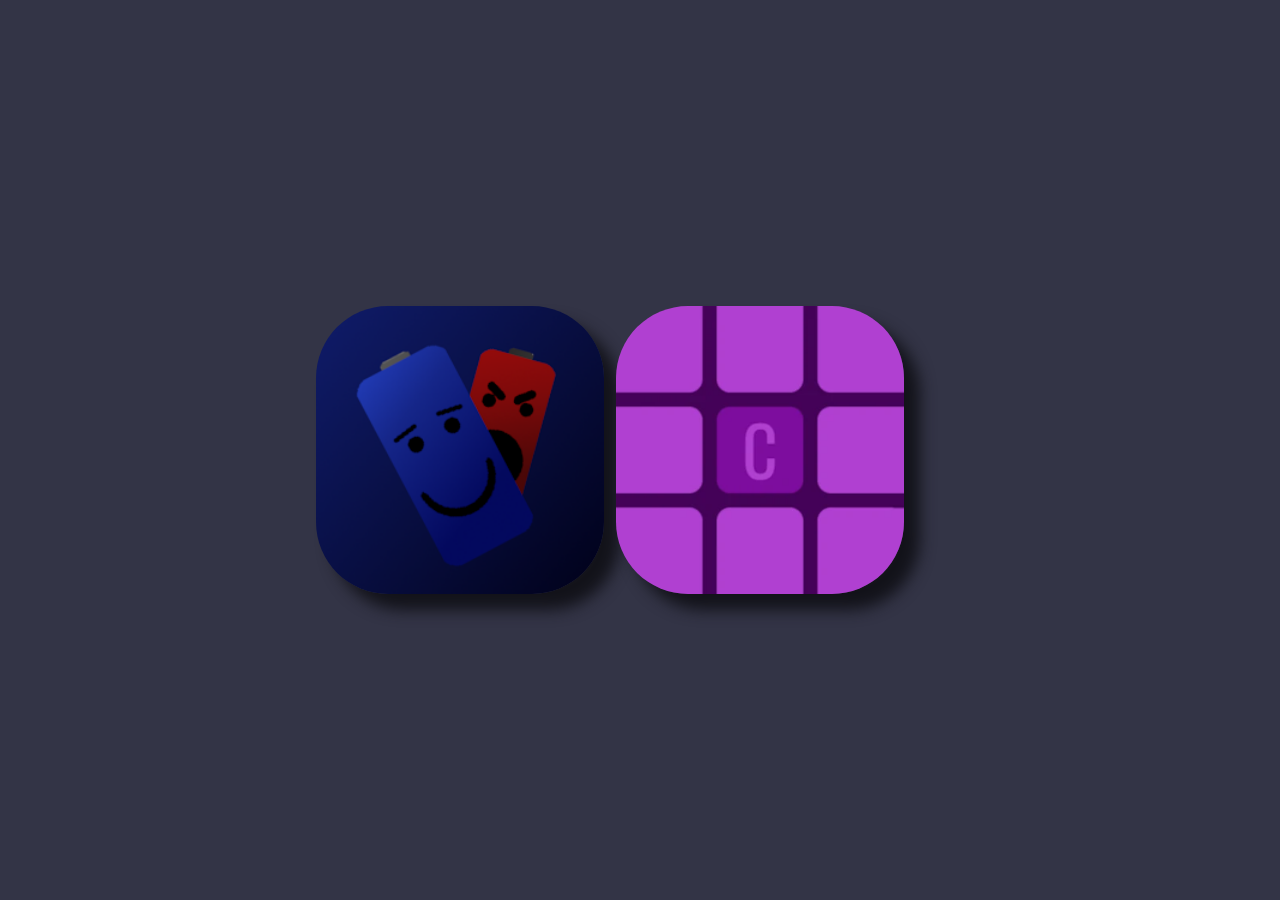
<file: index.html>
<!DOCTYPE html>
<html lang="en">
    <head>
        <meta charset="UTF-8">
        <meta name="viewport" content="width=device-width, initial-scale=1.0">
        <link rel="stylesheet" href="./css/index.css">
        <title>PcRc Games</title>
        <meta name="description" content="Download our mobile games from Google Play Store.">
    </head>
    <body>
        <div>
            <a href="https://play.google.com/store/apps/details?id=com.pcrc.catchthebattery" aria-label="Download Catch the battery"><img src="./images/battery.webp" draggable="false" alt="Download Catch the battery"></a>
            <a href="https://play.google.com/store/apps/details?id=com.pcrcgames.colorgame" aria-label="Download Color Game"><img src="./images/color.webp" draggable="false" alt="Download Color Game"></a>
        </div>
    </body>
</html>
</file>
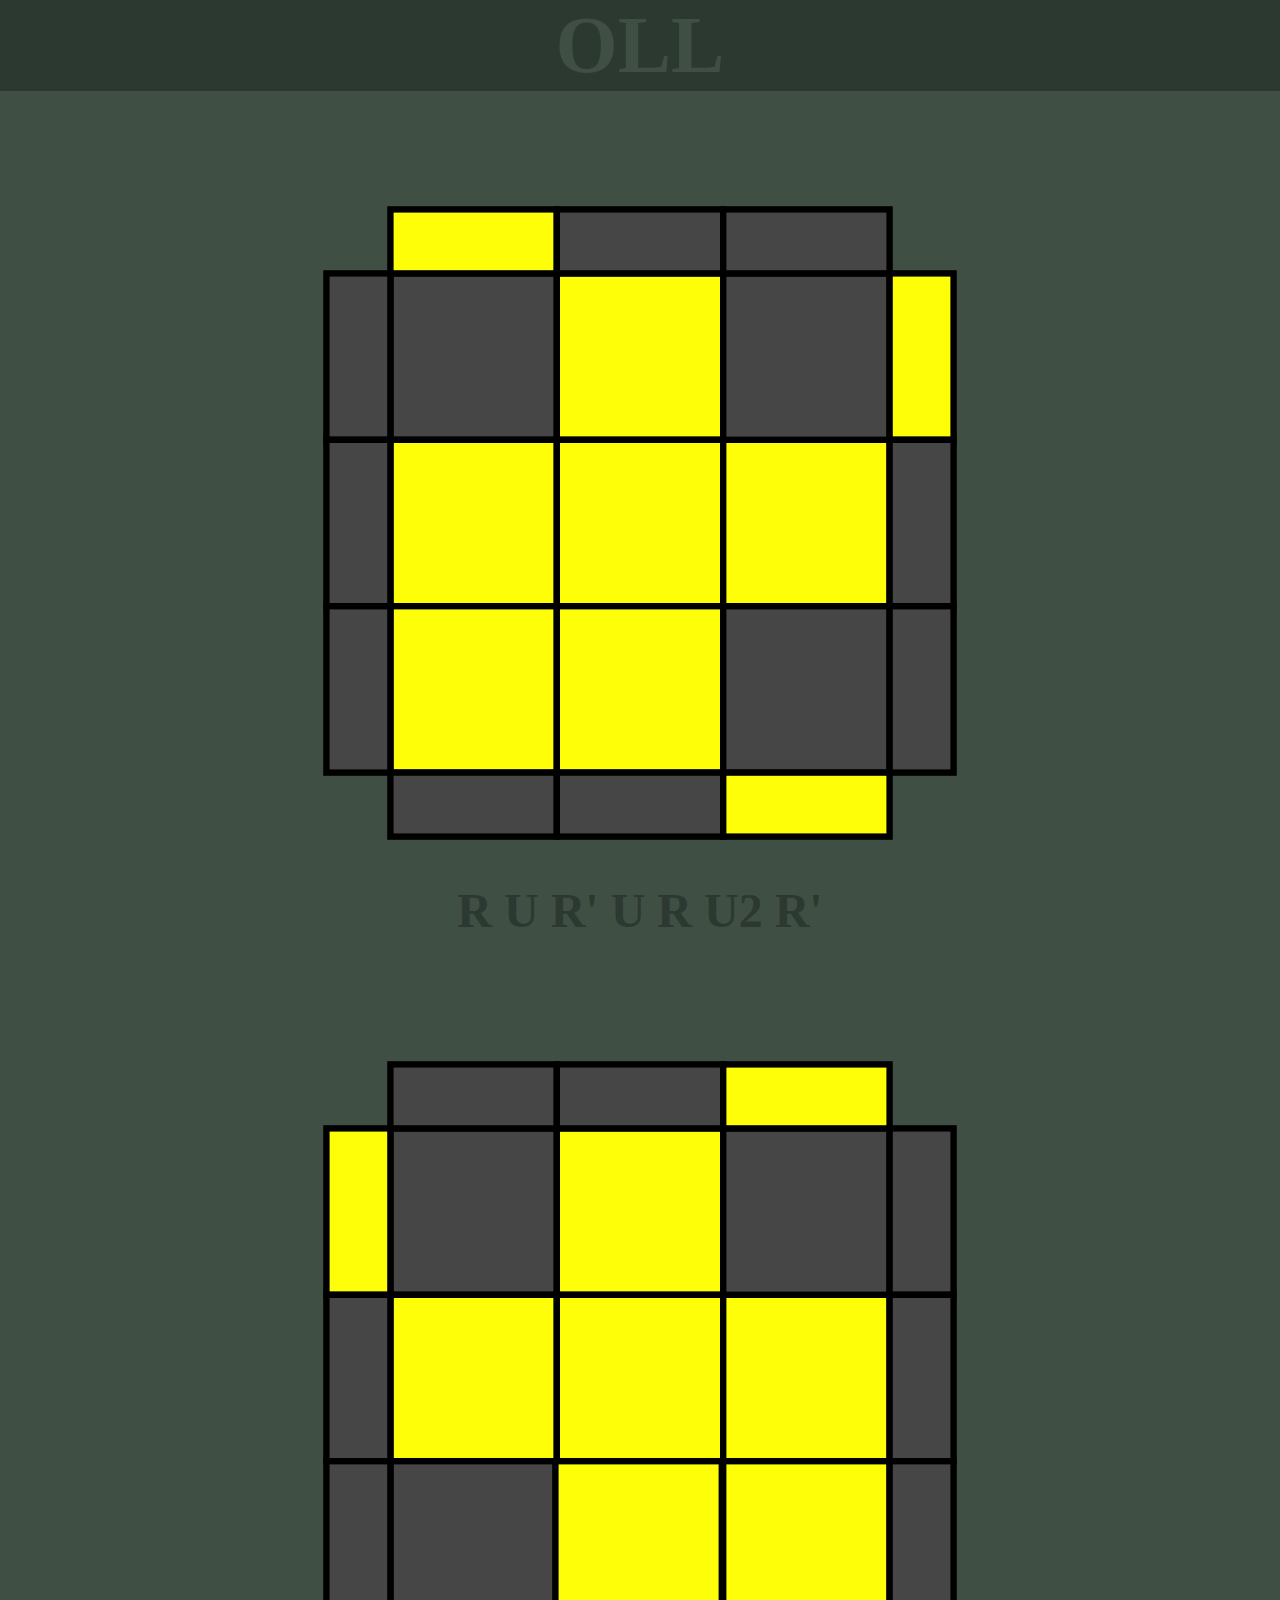
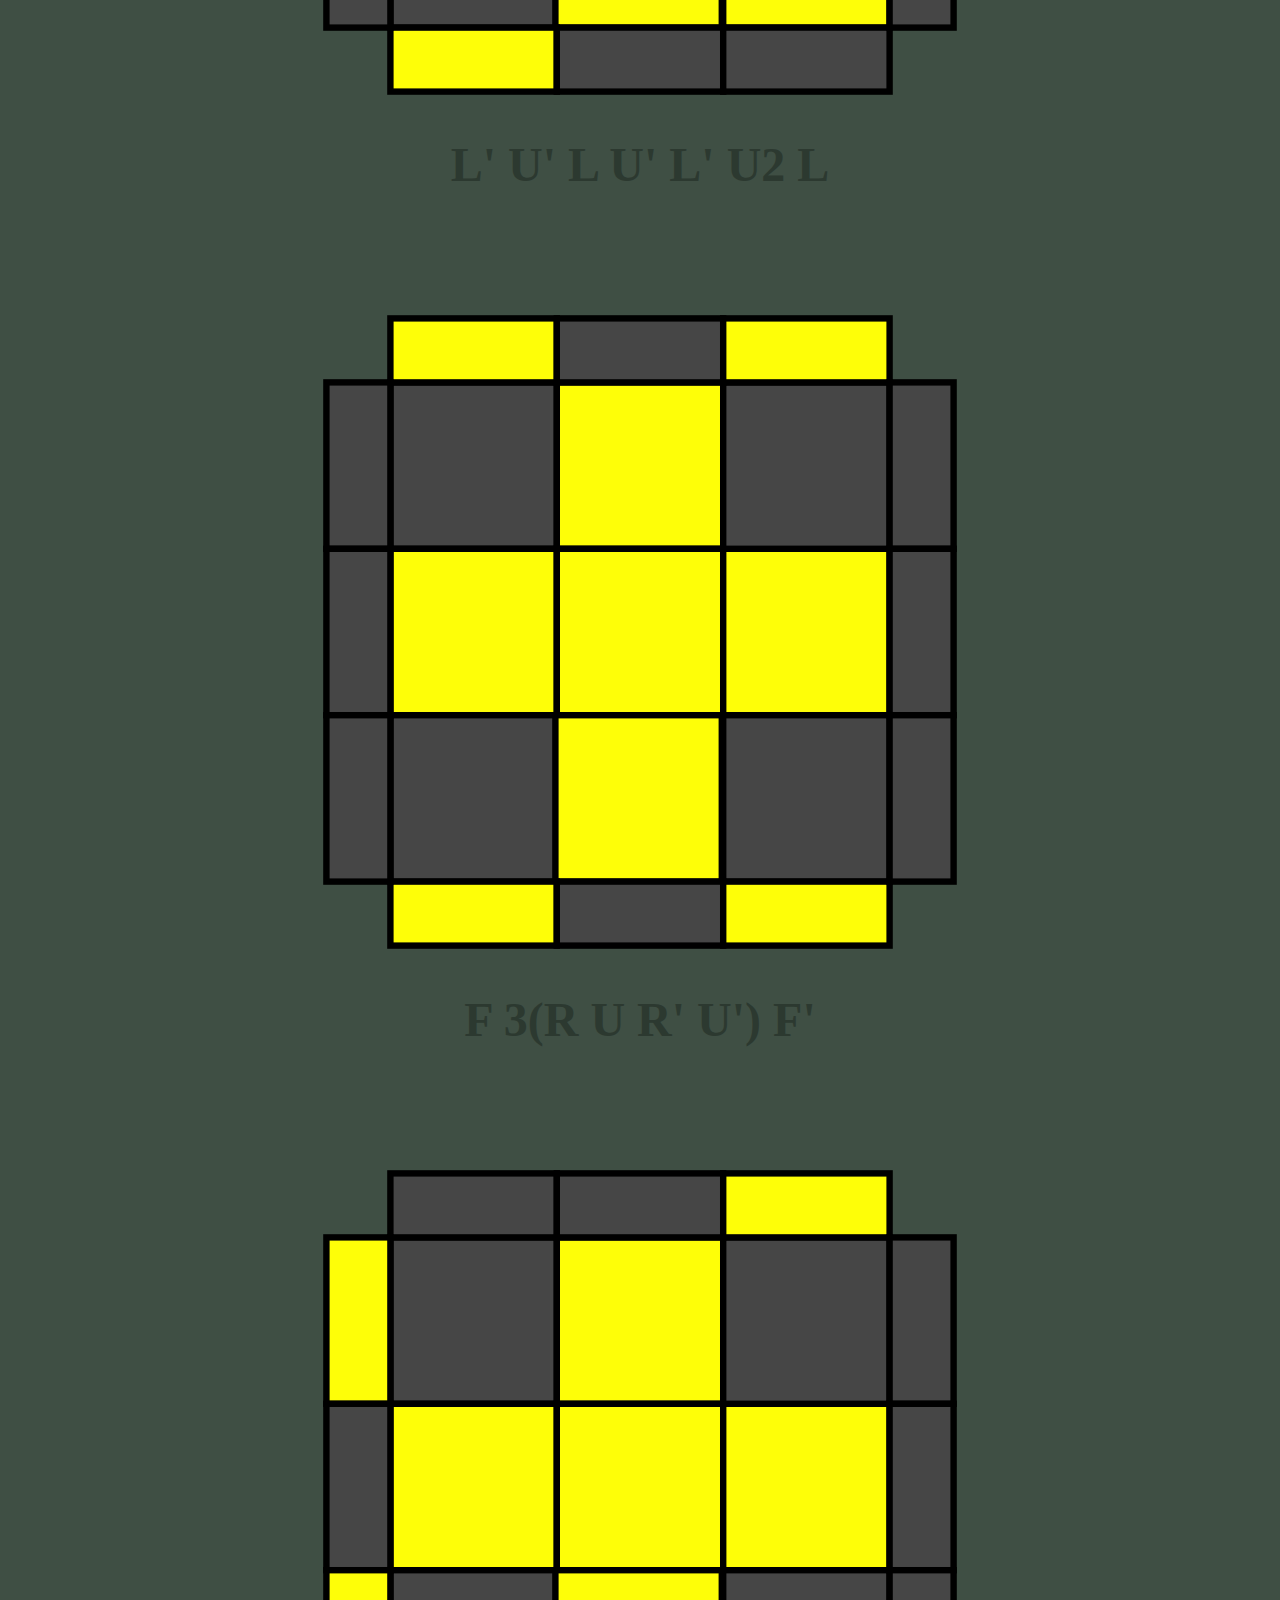
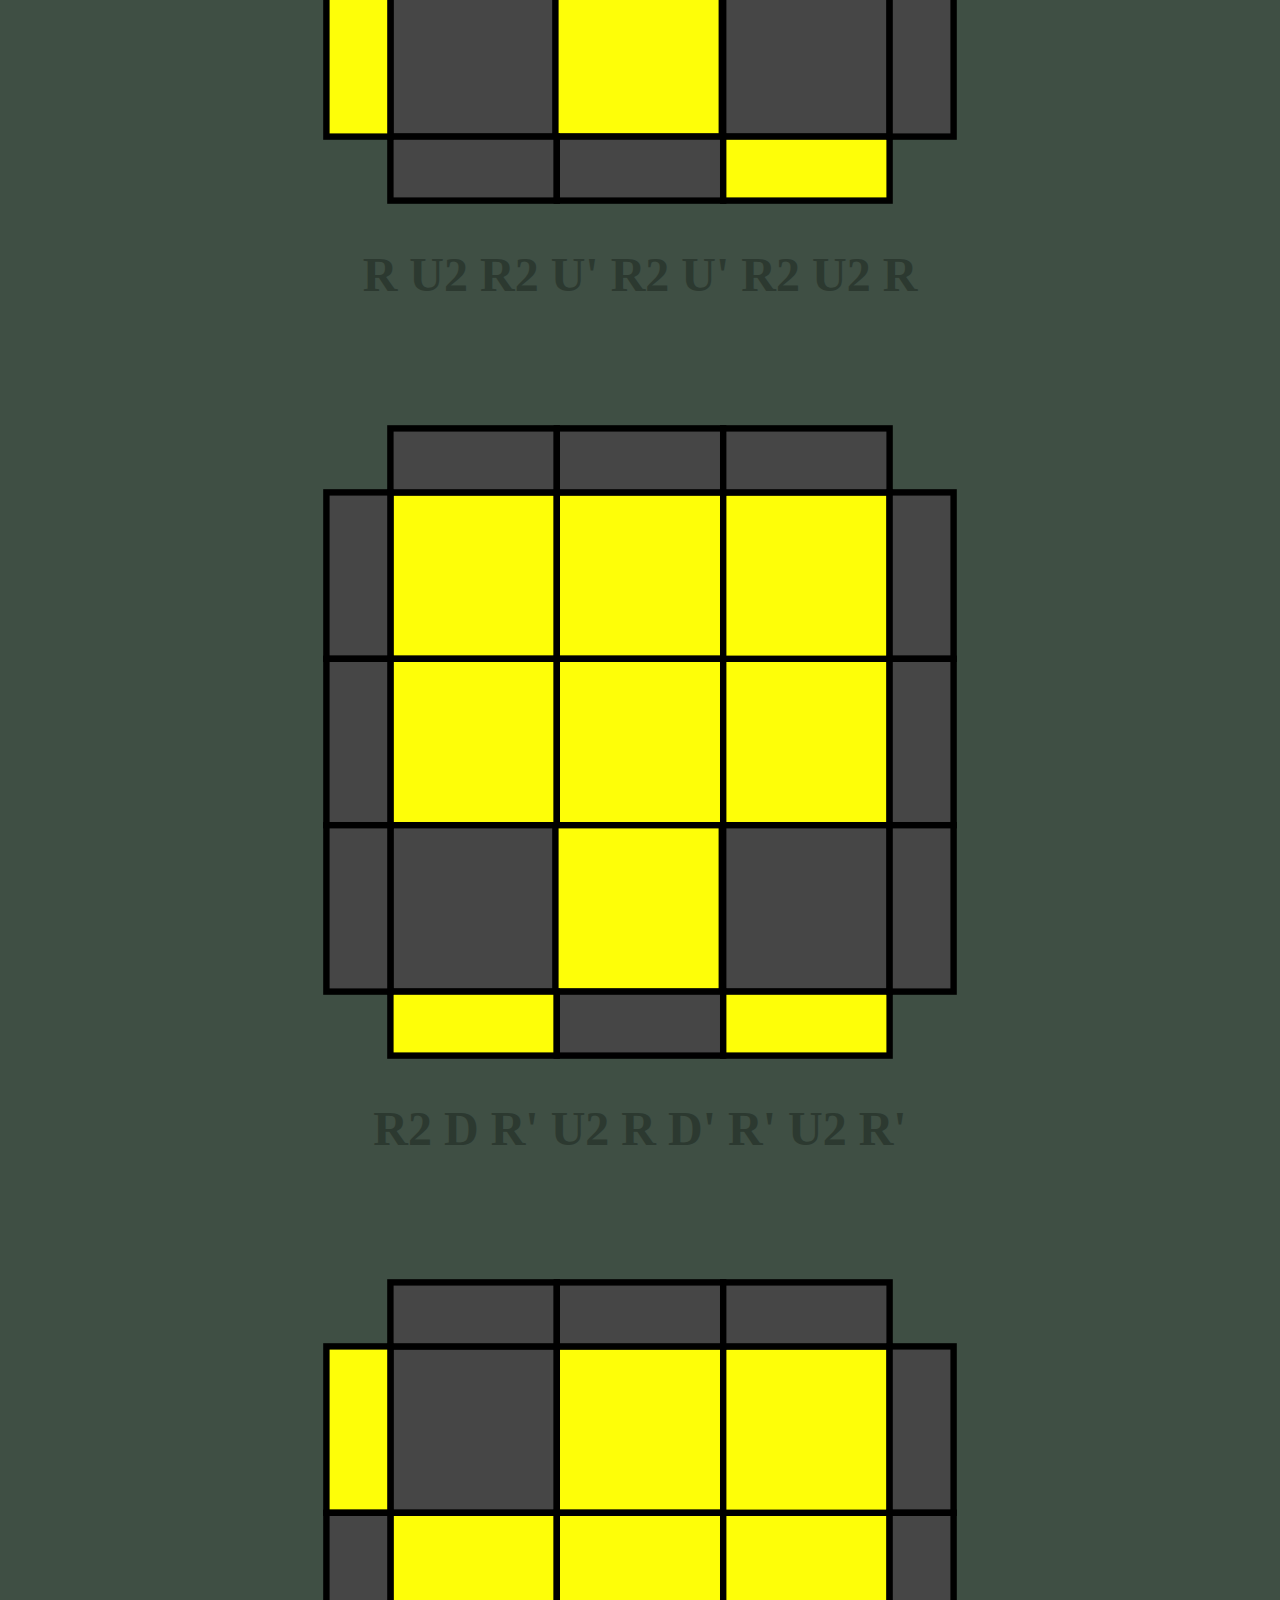
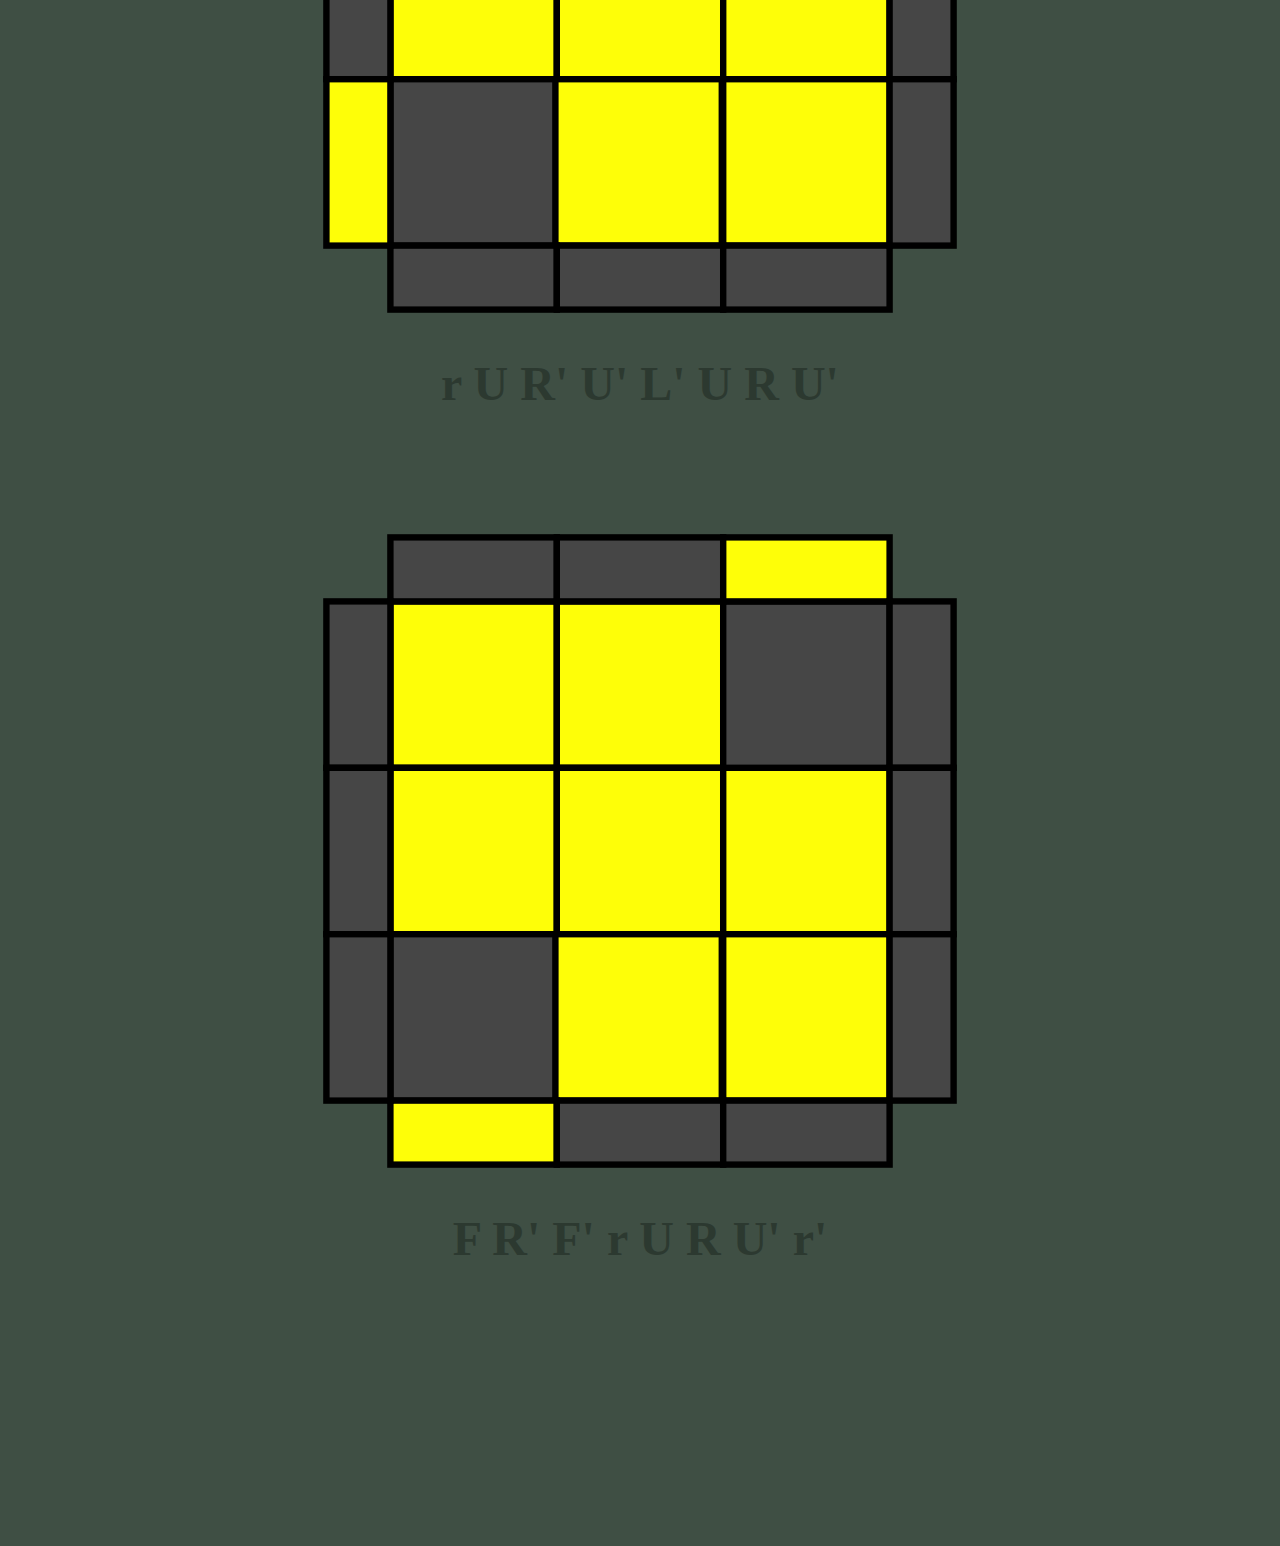
<file: leo/index.html>
<!DOCTYPE html>
<html lang="en">
    <head>
        <meta charset="UTF-8">
        <meta name="viewport" content="width=device-width, initial-scale=1.0">
        <link rel="stylesheet" href="./style.css">
        <title>algs</title>
    </head>
    <body>
        <main>
            <div>
                <h1>OLL</h1>
                <div>
                    <img draggable="false" src="./images/oll/1.svg" alt="">
                    <h2>R U R' U R U2 R'</h2>
                </div>
                <div>
                    <img draggable="false" src="./images/oll/2.svg" alt="">
                    <h2>L' U' L U' L' U2 L</h2>
                </div>
                <div>
                    <img draggable="false" src="./images/oll/3.svg" alt="">
                    <h2>F 3(R U R' U') F'</h2>
                </div>
                <div>
                    <img draggable="false" src="./images/oll/4.svg" alt="">
                    <h2>R U2 R2 U' R2 U' R2 U2 R</h2>
                </div>
                <div>
                    <img draggable="false" src="./images/oll/5.svg" alt="">
                    <h2>R2 D R' U2 R D' R' U2 R'</h2>
                </div>
                <div>
                    <img draggable="false" src="./images/oll/6.svg" alt="">
                    <h2>r U R' U' L' U R U'</h2>
                </div>
                <div>
                    <img draggable="false" src="./images/oll/7.svg" alt="">
                    <h2>F R' F' r U R U' r'</h2>
                </div>
            </div>
            <div>
                <h1>PLL</h1>
                <div>
                    <img draggable="false" src="./images/pll/1.svg" alt="">
                    <h2>R U R' U' R' F R2 U' R' U' R U R' F'</h2>
                </div>
                <div>
                    <img draggable="false" src="./images/pll/2.svg" alt="">
                    <h2>F R U' R' U' R U R' F' R U R' U' R' F R F'</h2>
                </div>
                <div>
                    <img draggable="false" src="./images/pll/3.svg" alt="">
                    <h2>R U' R U R U R U' R' U' R2</h2>
                </div>
                <div>
                    <img draggable="false" src="./images/pll/4.svg" alt="">
                    <h2>R2 U R U R' U' R' U' R' U R'</h2>
                </div>
                <div>
                    <img draggable="false" src="./images/pll/5.svg" alt="">
                    <h2>M2' U' M2' U2 M2' U' M2'</h2>
                </div>
                <div>
                    <img draggable="false" src="./images/pll/6.svg" alt="">
                    <h2>M' U' M2' U' M2' U' M' U2 M2'</h2>
                </div>
            </div>
            <div>
                <h1>HELP</h1>
                <div>
                    <img draggable="false" src="./images/not/1.svg" alt="">
                    <h2>R</h2>
                </div>
                <div>
                    <img draggable="false" src="./images/not/2.svg" alt="">
                    <h2>L</h2>
                </div>
                <div>
                    <img draggable="false" src="./images/not/3.svg" alt="">
                    <h2>U</h2>
                </div>
                <div>
                    <img draggable="false" src="./images/not/4.svg" alt="">
                    <h2>D</h2>
                </div>
                <div>
                    <img draggable="false" src="./images/not/5.svg" alt="">
                    <h2>F</h2>
                </div>
            </div>
        </main>  
    </body>
</html>
</file>
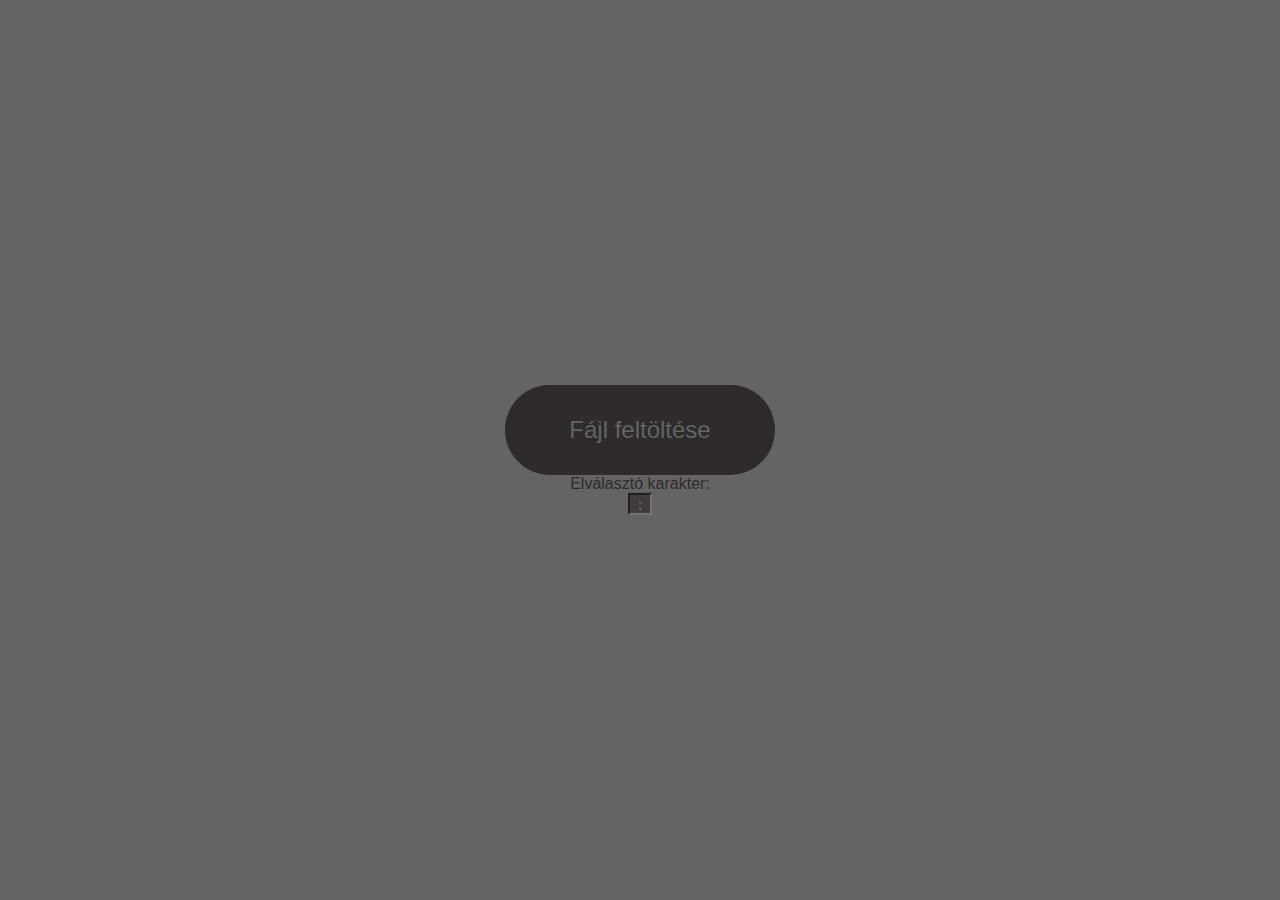
<file: solver/index.html>
<!DOCTYPE html>
<html lang="en">
    <head>
        <meta charset="UTF-8">
        <meta name="viewport" content="width=device-width, initial-scale=1.0">
        <link rel="stylesheet" href="./style.css">
        <link rel="stylesheet" href="./code.css">
        <script src="./script.js" defer></script>
        <title>SOLVER</title>
    </head>
    <body>
        <div id="file-div">
            <label for="file-input" id="file-label">Fájl feltöltése</label>
            <input type="file" name="file-input" id="file-input" multiple onchange="">

            <label for="separator-input">Elválasztó karakter: </label>
            <input type="text" name="separator-input" id="separator-input" value=";">
        </div>

        <form id="important-form" action="">
            <div id="default-div">
                <div>
                    <label for="struct-name">Struct neve</label>
                    <input type="text" name="struct-name" id="struct-name">
                </div>
                <div>
                    <label for="array-name">Tömb neve</label>
                    <input type="text" name="array-name" id="array-name">
                </div>
                <div>
                    <label for="namespace">Namespace</label>
                    <input type="text" name="namespace" id="namespace">
                </div>
            </div>
            <p>Adatok nevei</p>
            <div id="data-names-div"></div>
            <button type="submit">Generálás</button>
        </form>

        <div id="output-div"></div>
    </body>
</html>
</file>
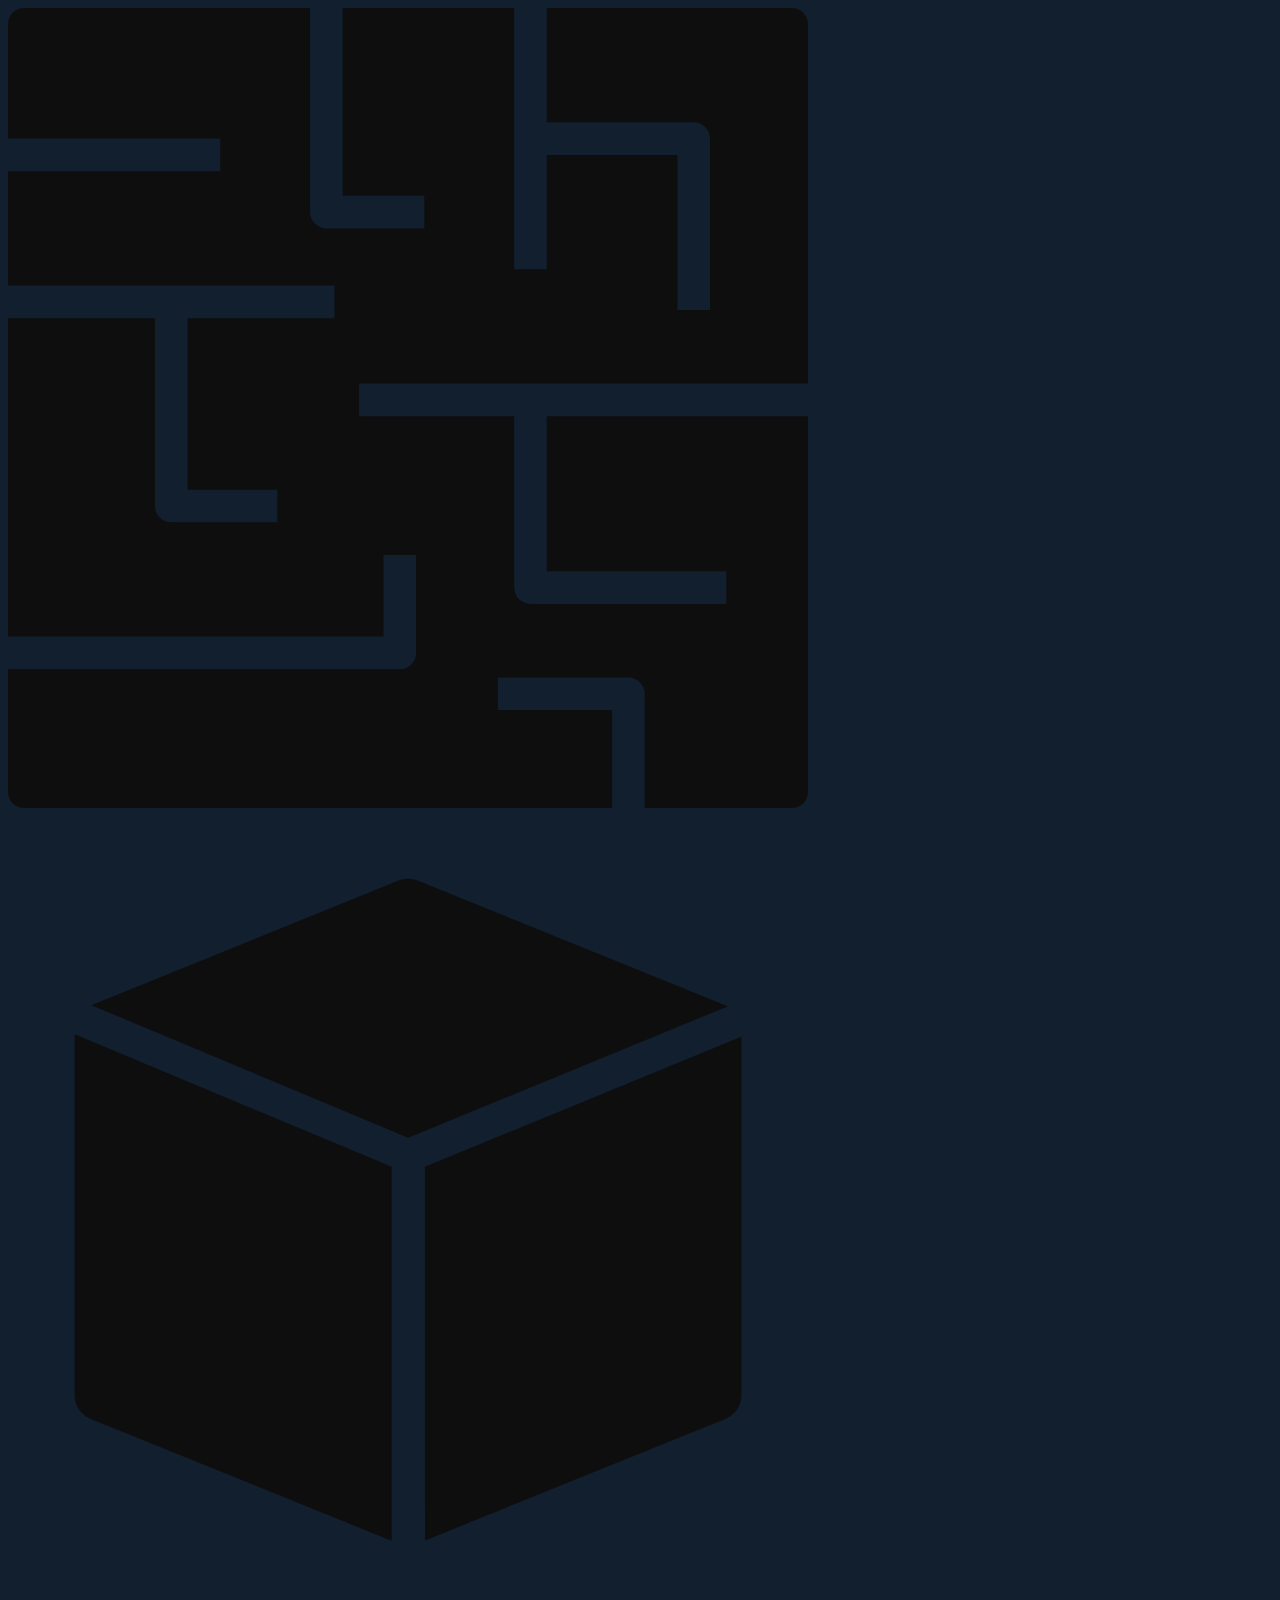
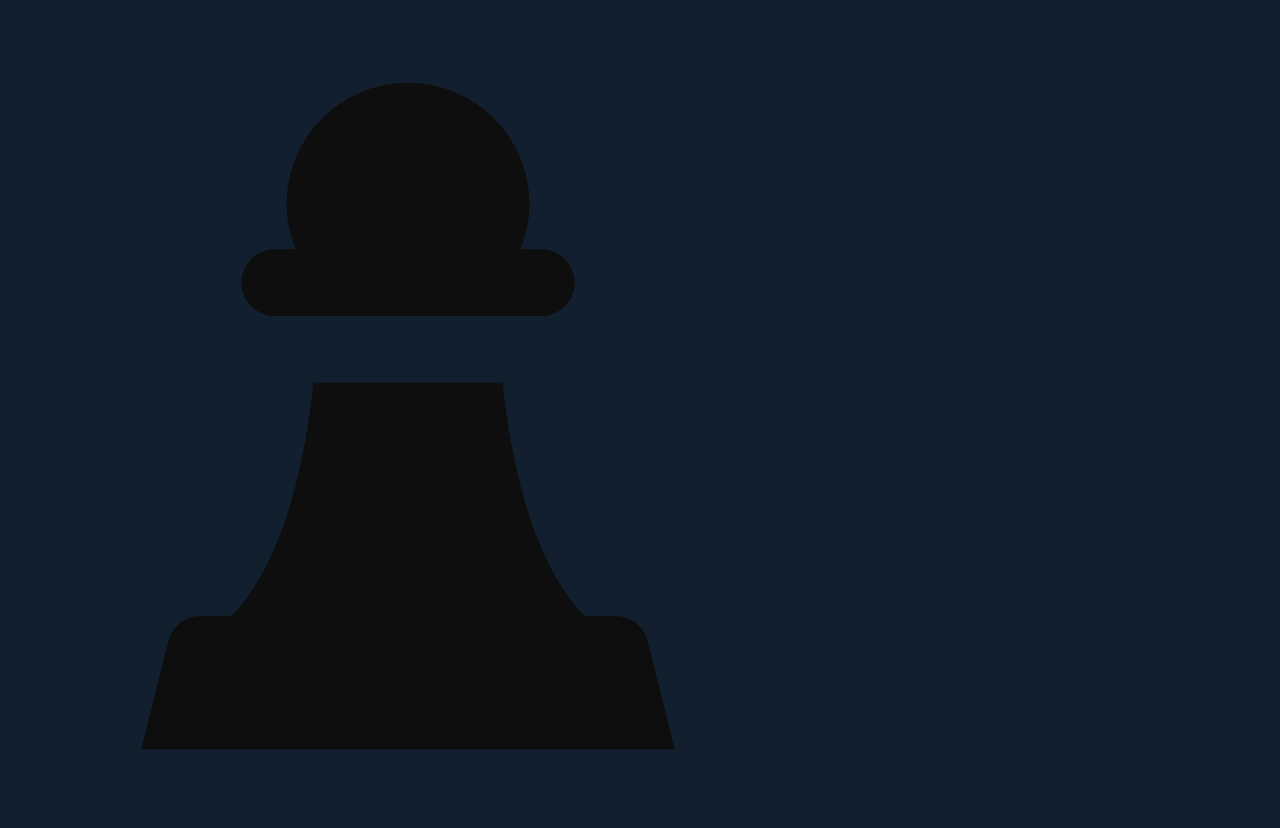
<file: teszt/index.html>
<!DOCTYPE html>
<html lang="hu">
    <head>
        <meta charset="UTF-8">
        <meta name="viewport" content="width=device-width, initial-scale=1.0">
        <link rel="stylesheet" href="./style.css">
        <title>Menu</title>
    </head>
    <body>
        <div>
            <a href="./maze/index.html"><img src="./images/labyrinth.svg" draggable="false" alt=""></a>
            <a href=""><img src="./images/cube.svg" draggable="false" alt=""></a>
            <a href="./chess/chess.html"><img src="./images/chess.svg" draggable="false" alt=""></a>
        </div>
    </body>
</html>
</file>
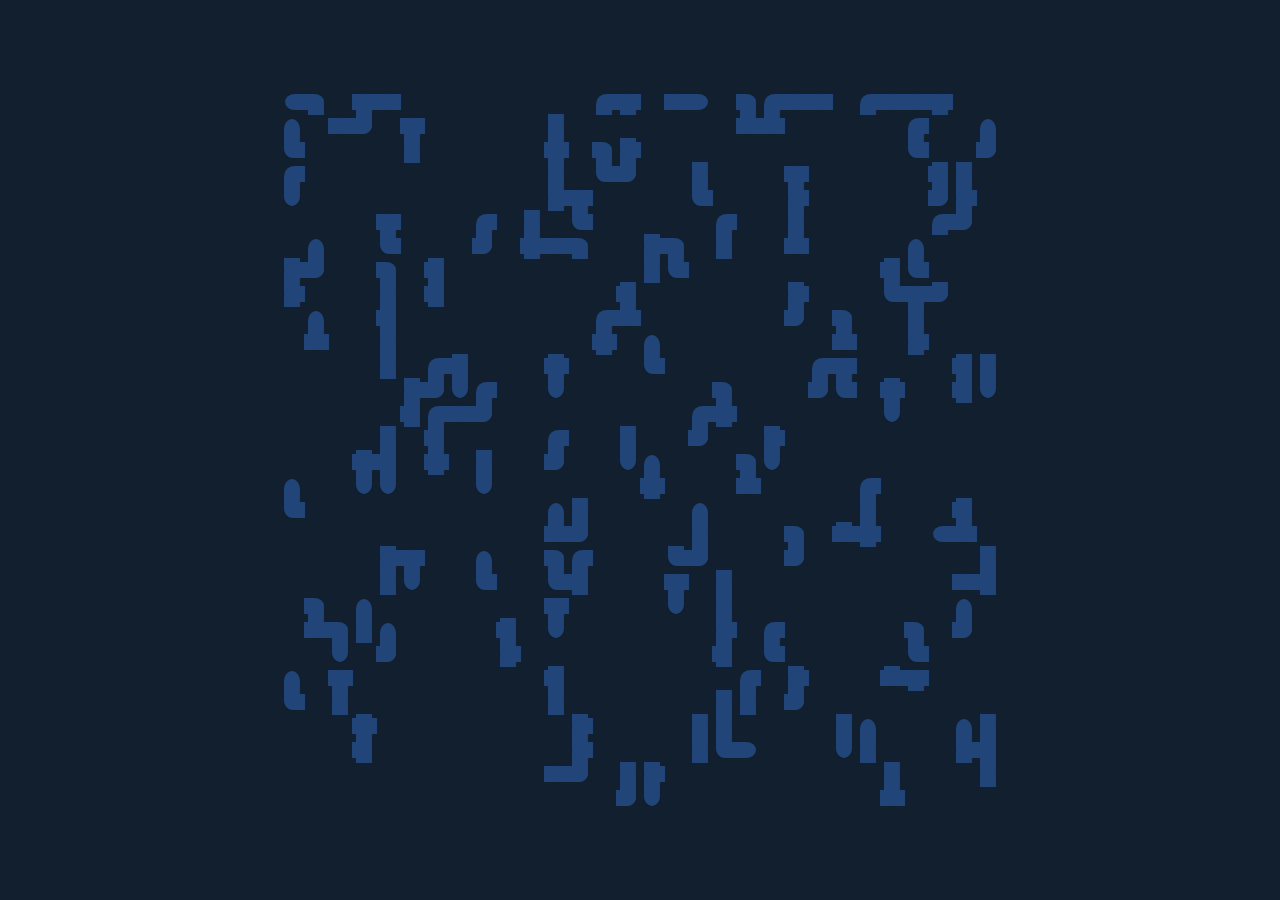
<file: teszt/maze/index.html>
<!DOCTYPE html>
<html lang="en">
    <head>
        <meta charset="UTF-8">
        <meta name="viewport" content="width=device-width, initial-scale=1.0">
        <link rel="stylesheet" href="./style.css">
        <script src="./script.js" defer></script>
        <title>Menu</title>
    </head>
    <body>
        <div id="labyrinth-div"></div>
    </body>
</html>
</file>
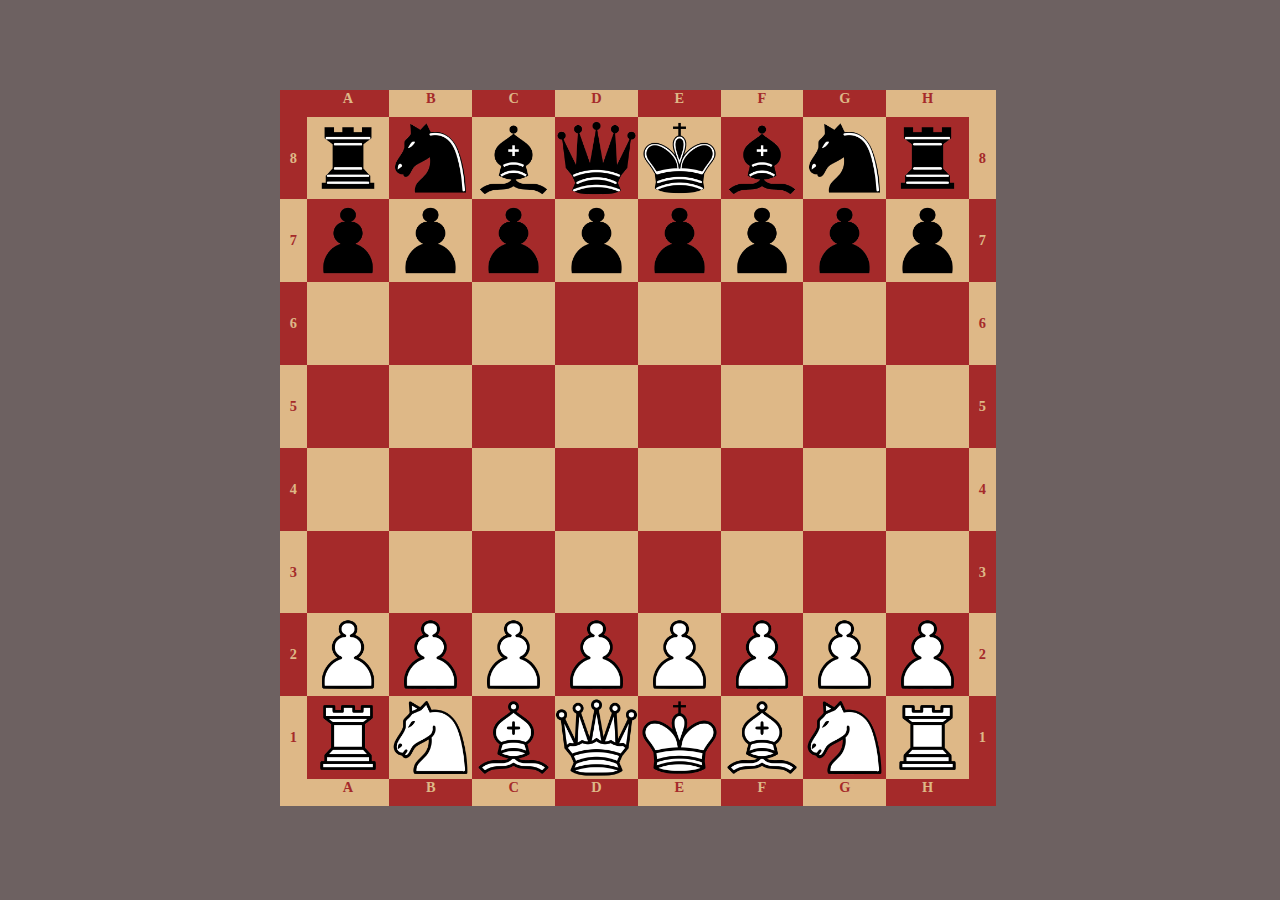
<file: teszt/chess/chess.html>
<!DOCTYPE html>
<html lang="hu">
<head>
    <meta charset="UTF-8">
    <meta http-equiv="X-UA-Compatible" content="IE=edge">
    <meta name="viewport" content="width=device-width, initial-scale=1.0">
    <link rel="stylesheet" href="chess.css">
    <script src="chess.js"></script>
    <title>chess</title>
</head>
<body>
    <div id="chess_board">
        
        <div class="c_even"></div>
        <div class="d_even">A</div>
        <div class="d_odd">B</div>
        <div class="d_even">C</div>
        <div class="d_odd">D</div>
        <div class="d_even">E</div>
        <div class="d_odd">F</div>
        <div class="d_even">G</div>
        <div class="d_odd">H</div>
        <div class="c_odd"></div>
        
        <div class="l_even">8</div>
        <div class="odd" id="18" onclick="move('18')"><object data="images/b_rook.png" class="pieces" id="b_lrook" onclick="select('b_lrook')"></object></div>
        <div class="even" id="28" onclick="move('28')"><object data="images/b_knight.png" class="pieces" id="b_lknight" onclick="select('b_lknight')"></object></div>
        <div class="odd" id="38" onclick="move('38')"><object data="images/b_bishop.png" class="pieces" id="b_lbishop" onclick="select('b_lbishop')"></object></div>
        <div class="even" id="48" onclick="move('48')"><object data="images/b_queen.png" class="pieces" id="b_queen" onclick="select('b_queen')"></object></div>
        <div class="odd" id="58" onclick="move('58')"><object data="images/b_king.png" class="pieces" id="b_king" onclick="select('b_king')"></object></div>
        <div class="even" id="68" onclick="move('68')"><object data="images/b_bishop.png" class="pieces" id="b_rbishop" onclick="select('b_rbishop')"></object></div>
        <div class="odd" id="78" onclick="move('78')"><object data="images/b_knight.png" class="pieces" id="b_rknight" onclick="select('b_rknight')"></object></div>
        <div class="even" id="88" onclick="move('88')"><object data="images/b_rook.png" class="pieces" id="b_rrook" onclick="select('b_rrook')"></object></div>
        <div class="l_odd">8</div>

        <div class="l_odd">7</div>
        <div class="even" id="17" onclick="move('17')"><object data="images/b_pawn.png" class="pieces" id="b_pawn1" onclick="select('b_pawn1')"></object></div>
        <div class="odd" id="27" onclick="move('27')"><object data="images/b_pawn.png" class="pieces" id="b_pawn2" onclick="select('b_pawn2')"></object></div>
        <div class="even" id="37" onclick="move('37')"><object data="images/b_pawn.png" class="pieces" id="b_pawn3" onclick="select('b_pawn3')"></object></div>
        <div class="odd" id="47" onclick="move('47')"><object data="images/b_pawn.png" class="pieces" id="b_pawn4" onclick="select('b_pawn4')"></object></div>
        <div class="even" id="57" onclick="move('57')"><object data="images/b_pawn.png" class="pieces" id="b_pawn5" onclick="select('b_pawn5')"></object></div>
        <div class="odd" id="67" onclick="move('67')"><object data="images/b_pawn.png" class="pieces" id="b_pawn6" onclick="select('b_pawn6')"></object></div>
        <div class="even" id="77" onclick="move('77')"><object data="images/b_pawn.png" class="pieces" id="b_pawn7" onclick="select('b_pawn7')"></object></div>
        <div class="odd" id="87" onclick="move('87')"><object data="images/b_pawn.png" class="pieces" id="b_pawn8" onclick="select('b_pawn8')"></object></div>
        <div class="l_even">7</div>

        <div class="l_even">6</div>
        <div class="odd" id="16" onclick="move('16')"></div>
        <div class="even" id="26" onclick="move('26')"></div>
        <div class="odd" id="36" onclick="move('36')"></div>
        <div class="even" id="46" onclick="move('46')"></div>
        <div class="odd" id="56" onclick="move('56')"></div>
        <div class="even" id="66" onclick="move('66')"></div>
        <div class="odd" id="76" onclick="move('76')"></div>
        <div class="even" id="86" onclick="move('86')"></div>
        <div class="l_odd">6</div>

        <div class="l_odd">5</div>
        <div class="even" id="15" onclick="move('15')"></div>
        <div class="odd" id="25" onclick="move('25')"></div>
        <div class="even" id="35" onclick="move('35')"></div>
        <div class="odd" id="45" onclick="move('45')"></div>
        <div class="even" id="55" onclick="move('55')"></div>
        <div class="odd" id="65" onclick="move('65')"></div>
        <div class="even" id="75" onclick="move('75')"></div>
        <div class="odd" id="85" onclick="move('85')"></div>
        <div class="l_even">5</div>

        <div class="l_even">4</div>
        <div class="odd" id="14" onclick="move('14')"></div>
        <div class="even" id="24" onclick="move('24')"></div>
        <div class="odd" id="34" onclick="move('34')"></div>
        <div class="even" id="44" onclick="move('44')"></div>
        <div class="odd" id="54" onclick="move('54')"></div>
        <div class="even" id="64" onclick="move('64')"></div>
        <div class="odd" id="74" onclick="move('74')"></div>
        <div class="even" id="84" onclick="move('84')"></div>
        <div class="l_odd">4</div>

        <div class="l_odd">3</div>
        <div class="even" id="13" onclick="move('13')"></div>
        <div class="odd" id="23" onclick="move('23')"></div>
        <div class="even" id="33" onclick="move('33')"></div>
        <div class="odd" id="43" onclick="move('43')"></div>
        <div class="even" id="53" onclick="move('53')"></div>
        <div class="odd" id="63" onclick="move('63')"></div>
        <div class="even" id="73" onclick="move('73')"></div>
        <div class="odd" id="83" onclick="move('83')"></div>
        <div class="l_even">3</div>

        <div class="l_even">2</div>
        <div class="odd" id="12" onclick="move('12')"><object data="images/w_pawn.png" class="pieces" id="w_pawn1" onclick="select('w_pawn1')"></object></div>
        <div class="even" id="22" onclick="move('22')"><object data="images/w_pawn.png" class="pieces" id="w_pawn2" onclick="select('w_pawn2')"></object></div>
        <div class="odd" id="32" onclick="move('32')"><object data="images/w_pawn.png" class="pieces" id="w_pawn3" onclick="select('w_pawn3')"></object></div>
        <div class="even" id="42" onclick="move('42')"><object data="images/w_pawn.png" class="pieces" id="w_pawn4" onclick="select('w_pawn4')"></object></div>
        <div class="odd" id="52" onclick="move('52')"><object data="images/w_pawn.png" class="pieces" id="w_pawn5" onclick="select('w_pawn5')"></object></div>
        <div class="even" id="62" onclick="move('62')"><object data="images/w_pawn.png" class="pieces" id="w_pawn6" onclick="select('w_pawn6')"></object></div>
        <div class="odd" id="72" onclick="move('72')"><object data="images/w_pawn.png" class="pieces" id="w_pawn7" onclick="select('w_pawn7')"></object></div>
        <div class="even" id="82" onclick="move('82')"><object data="images/w_pawn.png" class="pieces" id="w_pawn8" onclick="select('w_pawn8')"></object></div>
        <div class="l_odd">2</div>

        <div class="l_odd">1</div>
        <div class="even" id="11" onclick="move('11')"><object data="images/w_rook.png" class="pieces" id="w_lrook" onclick="select('w_lrook')"></object></div>
        <div class="odd" id="21" onclick="move('21')"><object data="images/w_knight.png" class="pieces" id="w_lknight" onclick="select('w_lknight')"></object></div>
        <div class="even" id="31" onclick="move('31')"><object data="images/w_bishop.png" class="pieces" id="w_lbishop" onclick="select('w_lbishop')"></object></div>
        <div class="odd" id="41" onclick="move('41')"><object data="images/w_queen.png" class="pieces" id="w_queen" onclick="select('w_queen')"></object></div>
        <div class="even" id="51" onclick="move('51')"><object data="images/w_king.png" class="pieces" id="w_king" onclick="select('w_king')"></object></div>
        <div class="odd" id="61" onclick="move('61')"><object data="images/w_bishop.png" class="pieces" id="w_rbishop" onclick="select('w_rbishop')"></object></div>
        <div class="even" id="71" onclick="move('71')"><object data="images/w_knight.png" class="pieces" id="w_rknight" onclick="select('w_rknight')"></object></div>
        <div class="odd" id="81" onclick="move('81')"><object data="images/w_rook.png" class="pieces" id="w_rrook" onclick="select('w_rrook')"></object></div>
        <div class="l_even">1</div>
        
        <div class="c_odd"></div>
        <div class="d_odd">A</div>
        <div class="d_even">B</div>
        <div class="d_odd">C</div>
        <div class="d_even">D</div>
        <div class="d_odd">E</div>
        <div class="d_even">F</div>
        <div class="d_odd">G</div>
        <div class="d_even">H</div>
        <div class="c_even"></div>
        

    </div>
</body>
</html>
</file>
<file: css/index.css>
body {
    margin: 0;
    background-color: #333446;
    color: #b0647c;
    user-select: none;
}

div {
    position: absolute;
    top: 50%;
    left: 50%;
    transform: translate(-50%, -50%);
    display: flex;
    flex-wrap: wrap;
    justify-content: center;
}

img {
    border-radius: 25%;
    height: 80%;
    box-shadow: 1rem 1rem 15px #13131a;
    transition: .5s box-shadow, .75s transform;
}

img:hover {
    box-shadow: 0.5rem 0.5rem 15px #13131a;
    transform: translateY(1rem);
}

a {
    display: flex;
    justify-content: center;
    align-items: center;
    -webkit-tap-highlight-color: transparent;
}
</file>
<file: leo/style.css>
:root {
    --bg-color: #3F4F44;
    --primary-color: #3F4F44;
    --secondary-color: #2C3930;
}

body {
    background-color: var(--bg-color);
    margin: 0;
}

main {
    display: grid;
    grid-template-columns: 1fr 1fr 1fr;
    scroll-snap-type: x mandatory;
    overflow-x: scroll;

    user-select: none;
}

main > div {
    scroll-snap-align: start;
    width: 100vw;

    display: flex;
    flex-direction: column;
    gap: 5rem;
    margin-bottom: 15rem;
}

main > div > div {
    display: flex;
    flex-direction: column;

    justify-content: center;
    align-items: center;

    color: var(--secondary-color);
    font-size: 2rem;

    text-align: center;
}

main > div > div h2 {
    width: 90%;
}

main > div > div img {
    width: 50%;
}

h1 {
    margin: 0;
    margin-bottom: 2rem;
    font-size: 5rem;

    background-color: var(--secondary-color);
    color: var(--primary-color);

    width: 100vw;
    text-align: center;
}
</file>
<file: solver/style.css>
body {
    background-color: rgb(100, 100, 100);
    font-family: Verdana, Geneva, Tahoma, sans-serif;
    color: rgb(47, 43, 43);
}

#file-input {
    display: none;
}

#file-div {
    position: absolute;
    top: 50%;
    left: 50%;
    transform: translate(-50%, -50%);

    display: flex;
    flex-direction: column;

    justify-content: center;
    align-items: center;
}

#file-div > input[type="text"] {
    width: 1rem;
}

input[type="text"] {
    background-color: rgb(66, 59, 59);
    color: rgb(145, 145, 145);
    padding: 0.1rem;
    font-size: 0.8rem;

    text-align: center;
}

select {
    background-color: rgb(66, 59, 59);
    color: rgb(145, 145, 145);
}

button {
    background-color: #646464;
    color: #2f2b2b;
    font-weight: bolder;
    margin: 1rem;
}

#file-label {
    
    border-radius: 45px;

    width: 30vh;
    aspect-ratio: 3/1;
    
    display: flex;
    align-items: center;
    justify-content: center;
    cursor: pointer;

    background-color: rgb(47, 43, 43);
    color: rgb(100, 100, 100);
    font-size: 1.5rem;
}

#important-form {
    position: absolute;
    top: 50%;
    left: 50%;
    transform: translate(-50%, -50%);
    border-radius: 45px;

    display: flex;
    flex-direction: column;
    justify-content: center;
    align-items: center;

    width: 80vw;
    aspect-ratio: 8/1;

    background-color: rgb(47, 43, 43);
    color: rgb(100, 100, 100);
    font-size: 1.5rem;

    visibility: hidden;
}

#data-names-div {
    width: 100%;

    display: flex;
    flex-direction: row;
    margin-bottom: 2rem;
}

#data-names-div > div {
    display: flex;
    flex-direction: column;

    gap: 0.5rem 0;
}

#output-div {
    margin-left: 10rem;
}
</file>
<file: solver/code.css>
.prettyprint {
    background-color: #1e1e1e;
    border: none !important;

    border-radius: 15px;
    box-shadow: 5px 5px 30px #131313;

    width: fit-content;
    max-width: 70%;
    padding: 1rem 3rem !important;

    text-wrap: wrap;
    font-size: larger;
}

.linenums li {
    list-style-type: decimal !important;
    background-color: #ffffff00 !important;
    padding: 0 2rem;
    color: gray;
}

.prettyprint .pln {
    color: #9cdcfa;
}

.prettyprint .typ {
    color: #49c9a9;
}

.prettyprint .kwd {
    color: #4e9cd2;
}

.prettyprint .str {
    color: #c88568;
}

.prettyprint .pun {
    color: #dcdcd6;
}

.prettyprint .lit {
    color: #9dcea8;
}

.prettyprint .com {
    color: #53a64a;
}

.prettyprint .for .kwd  {
    color: #d89fd1;
}

.prettyprint .var .typ  {
    color: #559cd5;
}
</file>
<file: teszt/style.css>
body {
    background-color: rgb(17, 31, 46);
}

#labyrinth-div {
    position: absolute;
    top: 50%;
    left: 50%;
    transform: translate(-50%, -50%);

    height: 80vh;
    width: 80vh;
    aspect-ratio: 1/1;

    display: grid;
}

#labyrinth-div > div {
    position: relative;
 
    width: 103%;
    height: 103%;
}

#labyrinth-div > div > div {
    position: absolute;
    display: none;

    width: 80%;
    height: 65%;

    top: 0;
    left: 50%;

    z-index: 1;
    background-color: rgb(34, 69, 121); 

    transform-origin: center !important; 
}

.top-div, .bottom-div {
    width: 65% !important;
    height: 80% !important;

    transform: translateX(-50%);

    animation-name: load-one;
    animation-duration: 0.25s;
}

.top-div {
    border-radius: 0 0 50% 50%;
}

.bottom-div {
    top: auto !important;
    bottom: 0;

    border-radius: 50% 50% 0 0;
}

.left-div {
    transform: translate(0, -50%) !important;
    top: 50% !important;
    left: 0 !important;

    border-radius: 0 50% 50% 0;
}

.right-div {
    transform: translate(0, -50%) !important;
    top: 50% !important;
    left: auto !important;
    right: 0;

    border-radius: 50% 0 0 50%;
}

.right-div, .left-div {
    animation-name: load-two;
    animation-duration: 0.25s;
}

@keyframes load-one {

    0% {
        transform: scale(0, 0) translateX(-50%);
    } 
    
    100% {
        transform: scale(100%, 100%) translateX(-50%);
    }
}

.path-div > div {
    background-color: rgb(152, 86, 16) !important;
}

@keyframes load-two {

    0% {
        width: 0px;
        height: 0px;
    }
}

/*

.top {
    border-top: 1px solid rgb(26, 49, 73) !important;
}

.bottom {
    border-bottom: 1px solid rgb(26, 49, 73) !important;
}

.left {
    border-left: 1px solid rgb(26, 49, 73) !important;
}

.right {
    border-right: 1px solid rgb(26, 49, 73) !important;
}

*/
</file>
<file: teszt/maze/style.css>
body {
    background-color: rgb(17, 31, 46);
}

#labyrinth-div {
    position: absolute;
    top: 50%;
    left: 50%;
    transform: translate(-50%, -50%);

    height: min(80vh, 80vw);
    width: min(80vh, 80vw);
    aspect-ratio: 1/1;

    display: grid;
}

#labyrinth-div > div {
    position: relative;
 
    width: 103%;
    height: 103%;
}

#labyrinth-div > div > div {
    position: absolute;
    display: none;

    width: 80%;
    height: 65%;

    top: 0;
    left: 50%;

    z-index: 1;
    background-color: rgb(34, 69, 121); 

    transform-origin: center !important; 
}

.top-div, .bottom-div {
    width: 65% !important;
    height: 80% !important;

    transform: translateX(-50%);

    animation-name: load-one;
    animation-duration: 0.25s;
}

.top-div {
    border-radius: 0 0 50% 50%;
}

.bottom-div {
    top: auto !important;
    bottom: 0;

    border-radius: 50% 50% 0 0;
}

.left-div {
    transform: translate(0, -50%) !important;
    top: 50% !important;
    left: 0 !important;

    border-radius: 0 50% 50% 0;
}

.right-div {
    transform: translate(0, -50%) !important;
    top: 50% !important;
    left: auto !important;
    right: 0;

    border-radius: 50% 0 0 50%;
}

.right-div, .left-div {
    animation-name: load-two;
    animation-duration: 0.25s;
}

@keyframes load-one {

    0% {
        transform: scale(0, 0) translateX(-50%);
    } 
    
    100% {
        transform: scale(100%, 100%) translateX(-50%);
    }
}

.path-div > div {
    background-color: rgb(152, 86, 16) !important;
}

@keyframes load-two {
    0% {
        width: 0px;
        height: 0px;
    }
}

/*

.top {
    border-top: 1px solid rgb(26, 49, 73) !important;
}

.bottom {
    border-bottom: 1px solid rgb(26, 49, 73) !important;
}

.left {
    border-left: 1px solid rgb(26, 49, 73) !important;
}

.right {
    border-right: 1px solid rgb(26, 49, 73) !important;
}

*/
</file>
<file: teszt/chess/chess.css>
body{
    background: rgb(109, 97, 97);
}

#chess_board {
    position: absolute;
    top: 50%;
    left: 50%;
    transform: translate(-50%, -50%);

    width: min(80vh, 80vw);
    aspect-ratio: 1;
}

.odd {
    background: burlywood;
    justify-content: center;
    align-items: center;
    display: flex;
    float: left;
    width: 11.5%;  /*100px;*/
    height: 11.5%;  /*100px;*/
}

.even {
    background: brown;
    justify-content: center;
    align-items: center;
    display: flex;
    float: left;
    width: 11.5%;  /*100px;*/
    height: 11.5%;  /*100px;*/
}

object {
    width: 100%;
    height: 100%;

    user-select: none;
    -webkit-user-drag: none;
    
}

.d_odd {
    user-select: none;
    background: burlywood;
    text-align: center;
    font-size: 90%;
    font-weight: bolder;
    color: brown;
    float: left;
    width: 11.5%;  /*100px;*/
    height: 3.7%;  /*32px;*/
}

.d_even {
    user-select: none;
    background: brown;
    text-align: center;
    font-size: 90%;
    font-weight: bolder;
    color: burlywood;
    float: left;
    width: 11.5%;  /*100px;*/
    height: 3.7%;  /*32px;*/
}

.l_odd {
    user-select: none;
    background: burlywood;
    display: flex;
    justify-content: center;
    align-items: center;
    font-size: 90%;
    font-weight: bolder;
    color: brown;
    float: left;
    width: 3.7%;  /*32px;*/
    height: 11.5%;  /*100px;*/
}

.l_even {
    user-select: none;
    background: brown;
    display: flex;
    justify-content: center;
    align-items: center;
    font-size: 90%;
    font-weight: bolder;
    color: burlywood;
    float: left;
    width: 3.7%;  /*32px;*/
    height: 11.5%;  /*100px;*/
}

.c_even {
    background: brown;
    float: left;
    width: 3.7%;  /*32px;*/
    height: 3.7%;  /*32px;*/
}

.c_odd {
    background: burlywood;
    float: left;
    width: 3.7%;  /*32px;*/
    height: 3.7%;  /*32px;*/
}
</file>
